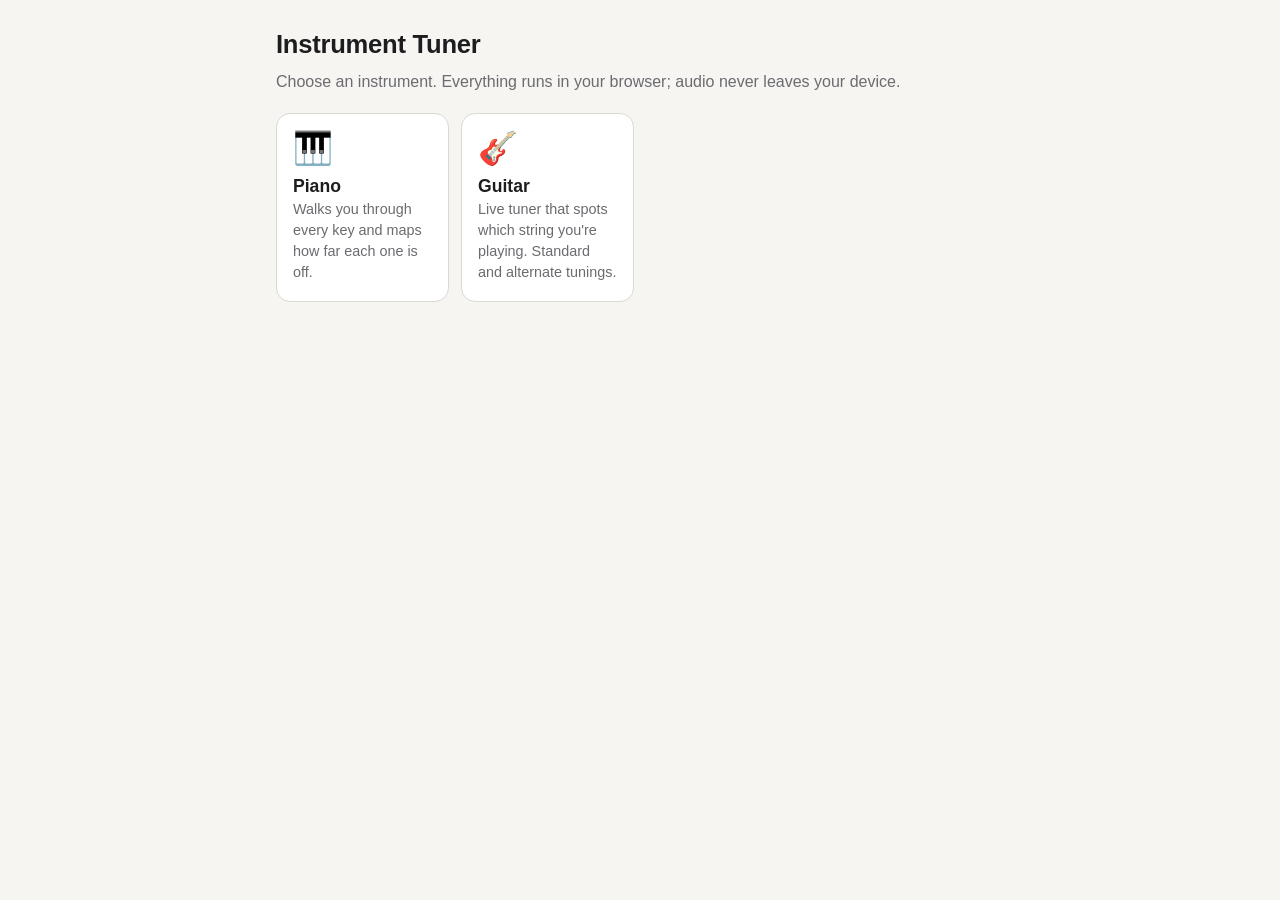
<file: index.html>
<!doctype html>
<html lang="en">
<head>
  <meta charset="utf-8">
  <meta name="viewport" content="width=device-width, initial-scale=1, viewport-fit=cover">
  <meta name="apple-mobile-web-app-capable" content="yes">
  <meta name="mobile-web-app-capable" content="yes">
  <meta name="apple-mobile-web-app-title" content="Tuner">
  <meta name="apple-mobile-web-app-status-bar-style" content="default">
  <title>Instrument Tuner</title>
  <link rel="stylesheet" href="shared/style.css">
  <style>
    .instruments {
      display: grid;
      grid-template-columns: repeat(auto-fill, minmax(160px, 1fr));
      gap: 12px;
      margin-top: 20px;
    }
    .instrument {
      display: block;
      text-decoration: none;
      color: var(--text);
      background: var(--surface);
      border: 1px solid var(--border);
      border-radius: var(--radius);
      padding: 18px 16px;
      min-height: 120px;
    }
    a.instrument:hover { border-color: var(--accent); }
    .instrument .icon { font-size: 2rem; line-height: 1; }
    .instrument .name { font-weight: 700; font-size: 1.1rem; margin-top: 10px; }
    .instrument .desc { color: var(--muted); font-size: 0.9rem; }
    .instrument.soon { opacity: 0.5; }
  </style>
</head>
<body>
  <main>
    <h1>Instrument Tuner</h1>
    <p class="muted">Choose an instrument. Everything runs in your browser; audio never leaves your device.</p>

    <!-- Add new instruments here: one folder per instrument, using shared/tuner.js. -->
    <div class="instruments">
      <a class="instrument" href="piano/">
        <div class="icon" aria-hidden="true">🎹</div>
        <div class="name">Piano</div>
        <div class="desc">Walks you through every key and maps how far each one is off.</div>
      </a>
      <a class="instrument" href="guitar/">
        <div class="icon" aria-hidden="true">🎸</div>
        <div class="name">Guitar</div>
        <div class="desc">Live tuner that spots which string you're playing. Standard and alternate tunings.</div>
      </a>
    </div>
  </main>
</body>
</html>
</file>
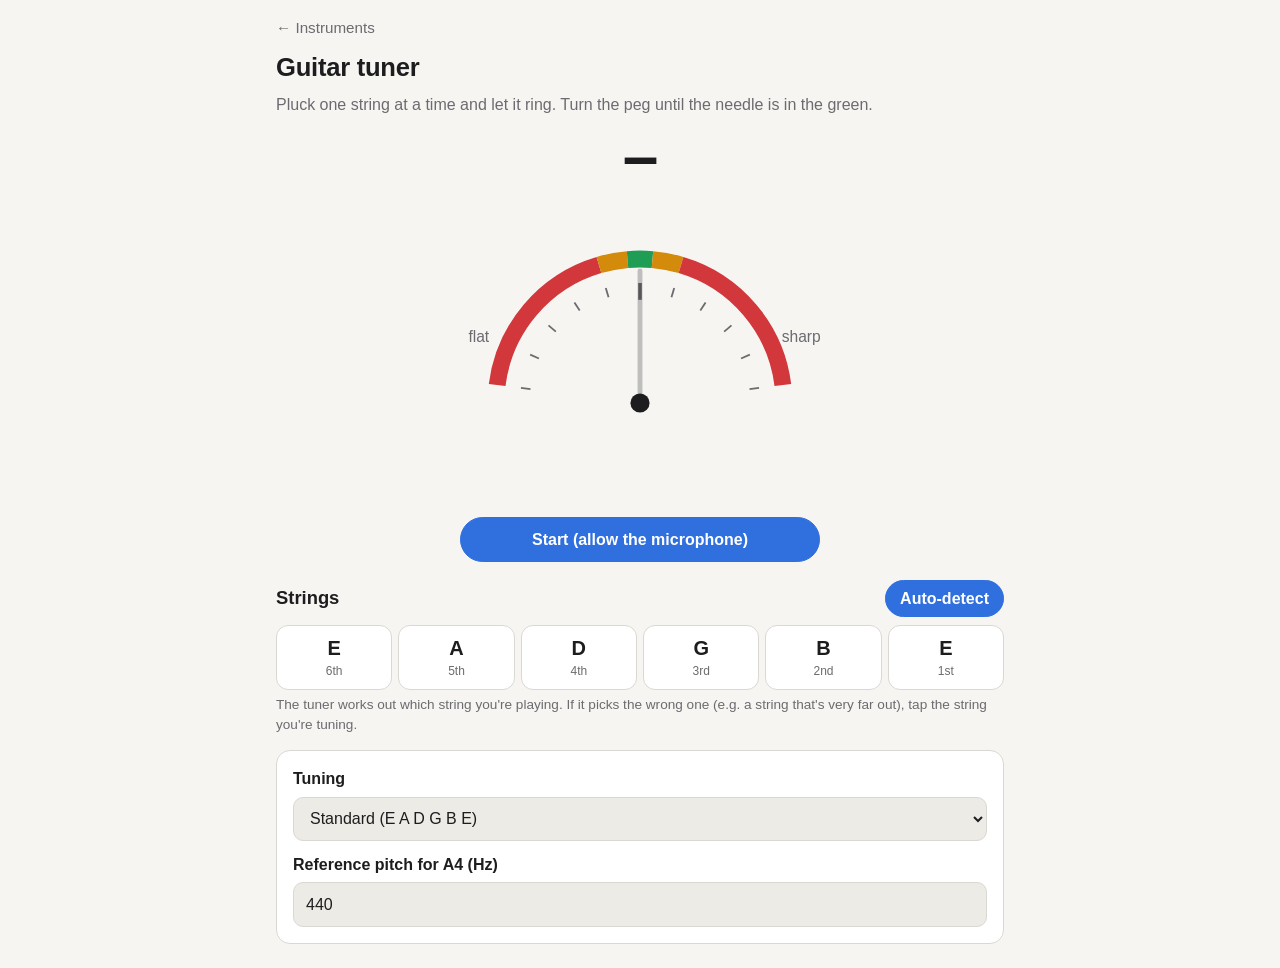
<file: guitar/index.html>
<!doctype html>
<html lang="en">
<head>
  <meta charset="utf-8">
  <meta name="viewport" content="width=device-width, initial-scale=1, viewport-fit=cover">
  <meta name="apple-mobile-web-app-capable" content="yes">
  <meta name="mobile-web-app-capable" content="yes">
  <meta name="apple-mobile-web-app-title" content="Guitar Tuner">
  <title>Guitar Tuner</title>
  <link rel="stylesheet" href="../shared/style.css">
  <style>
    .note { text-align: center; margin-top: 8px; }
    .note-name { font-size: 4rem; font-weight: 800; line-height: 1; letter-spacing: -0.02em; }
    .note-hint { color: var(--muted); margin-top: 6px; min-height: 1.45em; }

    .gauge-wrap { max-width: 360px; margin: 6px auto 0; }
    .gauge { width: 100%; height: auto; display: block; }
    .reading { text-align: center; font-size: 1.35rem; font-weight: 700; min-height: 1.6em; font-variant-numeric: tabular-nums; }
    .reading.good { color: var(--good); }
    .reading.ok { color: var(--warn); }
    .reading.bad { color: var(--bad); }
    .status { text-align: center; min-height: 1.45em; font-weight: 600; }
    .heard { text-align: center; min-height: 1.45em; font-variant-numeric: tabular-nums; }

    .start { display: flex; justify-content: center; margin: 12px 0; }
    .start button { width: 100%; max-width: 360px; }

    .string-bar { display: flex; justify-content: space-between; align-items: center; margin: 18px 0 8px; }
    .string-bar h2 { margin: 0; }
    .string-bar button { min-height: 36px; padding: 6px 14px; }
    .string-bar button[aria-pressed="true"] { background: var(--accent); border-color: var(--accent); color: #fff; }

    .strings { display: grid; grid-template-columns: repeat(6, 1fr); gap: 6px; }
    .string {
      position: relative;
      flex-direction: column;
      gap: 0;
      padding: 8px 2px;
      border-radius: 12px;
      min-height: 64px;
    }
    .string-note { font-size: 1.25rem; font-weight: 800; }
    .string-num { font-size: 0.75rem; font-weight: 500; color: var(--muted); }
    .string.active { border-color: var(--accent); box-shadow: 0 0 0 1px var(--accent); }
    .string[aria-pressed="true"] { background: var(--accent); border-color: var(--accent); color: #fff; }
    .string[aria-pressed="true"] .string-num { color: inherit; }
    .string.tuned::after {
      content: "✓";
      position: absolute;
      top: 3px;
      right: 6px;
      font-size: 0.8rem;
      color: var(--good);
    }
    .string.tuned[aria-pressed="true"]::after { color: #fff; }

    .error { color: var(--bad); margin-top: 10px; text-align: center; }
  </style>
</head>
<body>
  <main>
    <a class="back-link" href="../">← Instruments</a>
    <h1>Guitar tuner</h1>
    <p class="muted">Pluck one string at a time and let it ring. Turn the peg until the needle is in the green.</p>

    <div class="note">
      <div class="note-name" id="note-name">–</div>
      <div class="note-hint" id="note-hint"></div>
    </div>

    <div class="gauge-wrap" id="gauge"></div>
    <div class="reading" id="reading"></div>
    <div class="status" id="status"></div>
    <div class="heard muted small" id="heard"></div>

    <div class="start">
      <button class="primary" id="start-btn">Start (allow the microphone)</button>
    </div>
    <p class="error" id="error" hidden></p>

    <div class="string-bar">
      <h2>Strings</h2>
      <button id="auto-btn" aria-pressed="true">Auto-detect</button>
    </div>
    <div class="strings" id="strings"></div>
    <p class="muted small">The tuner works out which string you're playing. If it picks the wrong one (e.g. a string that's very far out), tap the string you're tuning.</p>

    <div class="card" style="margin-top:16px">
      <label for="tuning" style="margin-top:0">Tuning</label>
      <select id="tuning"></select>

      <label for="a4">Reference pitch for A4 (Hz)</label>
      <input id="a4" type="number" inputmode="decimal" min="400" max="480" step="0.5" value="440">
    </div>
  </main>

  <script src="../shared/tuner.js"></script>
  <script src="guitar.js"></script>
</body>
</html>
</file>
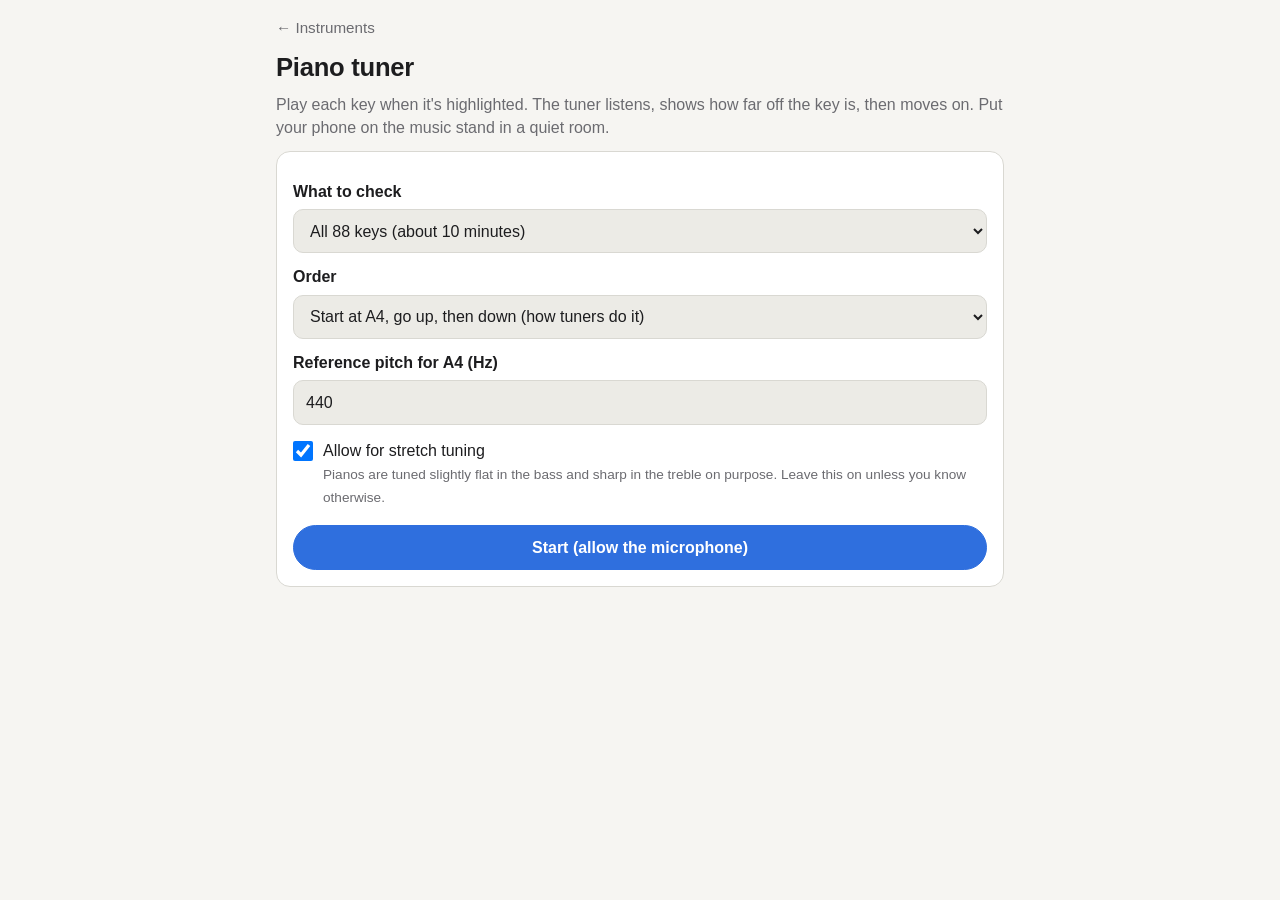
<file: piano/index.html>
<!doctype html>
<html lang="en">
<head>
  <meta charset="utf-8">
  <meta name="viewport" content="width=device-width, initial-scale=1, viewport-fit=cover">
  <meta name="apple-mobile-web-app-capable" content="yes">
  <meta name="mobile-web-app-capable" content="yes">
  <meta name="apple-mobile-web-app-title" content="Piano Tuner">
  <title>Piano Tuner</title>
  <link rel="stylesheet" href="../shared/style.css">
  <style>
    .row { display: flex; gap: 10px; flex-wrap: wrap; }
    .row > * { flex: 1 1 auto; }
    .check { display: flex; gap: 10px; align-items: flex-start; font-weight: 400; margin-top: 14px; }
    .check input { width: 20px; height: 20px; margin: 2px 0 0; flex: none; }

    /* Tuning view */
    .progress { display: flex; justify-content: space-between; align-items: baseline; margin-top: 8px; }
    .progress-bar { height: 6px; background: var(--surface-2); border-radius: 3px; overflow: hidden; margin: 8px 0 14px; }
    .progress-bar > div { height: 100%; background: var(--accent); width: 0; transition: width 200ms; }

    .note { text-align: center; }
    .note-name { font-size: 4rem; font-weight: 800; line-height: 1; letter-spacing: -0.02em; }
    .note-hint { color: var(--muted); margin-top: 6px; min-height: 1.45em; }

    .gauge-wrap { max-width: 360px; margin: 6px auto 0; }
    .gauge { width: 100%; height: auto; display: block; }
    .reading { text-align: center; font-size: 1.35rem; font-weight: 700; min-height: 1.6em; font-variant-numeric: tabular-nums; }
    .reading.good { color: var(--good); }
    .reading.ok { color: var(--warn); }
    .reading.bad { color: var(--bad); }
    .status { text-align: center; color: var(--muted); min-height: 1.45em; }

    .controls { display: grid; grid-template-columns: repeat(4, 1fr); gap: 8px; margin: 16px 0; }
    .controls button { padding: 10px 6px; }

    /* Keyboard */
    .keyboard-scroll { overflow-x: auto; -webkit-overflow-scrolling: touch; border-radius: 8px; }
    .keyboard { display: block; width: 100%; min-width: 900px; height: auto; }
    .keyboard.compact { min-width: 620px; }
    .keyboard rect { stroke: var(--black-key); stroke-width: 1; cursor: pointer; }
    .keyboard .white { fill: var(--white-key); }
    .keyboard .black { fill: var(--black-key); }
    .keyboard .good { fill: var(--good); }
    .keyboard .ok { fill: var(--warn); }
    .keyboard .bad { fill: var(--bad); }
    .keyboard .black.good, .keyboard .black.ok, .keyboard .black.bad { filter: brightness(0.75); }
    .keyboard .current { fill: var(--accent); filter: none; }
    .keyboard .marker { fill: var(--accent); }
    .keyboard text { font-size: 9px; fill: var(--muted); text-anchor: middle; pointer-events: none; }

    .legend { display: flex; gap: 14px; flex-wrap: wrap; font-size: 0.85rem; color: var(--muted); margin-top: 8px; }
    .legend span::before { content: ""; display: inline-block; width: 10px; height: 10px; border-radius: 2px; margin-right: 6px; background: var(--c); }

    /* Results */
    .stats { display: grid; grid-template-columns: repeat(auto-fit, minmax(140px, 1fr)); gap: 10px; margin: 12px 0; }
    .stat { background: var(--surface); border: 1px solid var(--border); border-radius: 12px; padding: 12px; }
    .stat .value { font-size: 1.5rem; font-weight: 800; font-variant-numeric: tabular-nums; }
    .stat .label { color: var(--muted); font-size: 0.85rem; }
    .worst { width: 100%; border-collapse: collapse; font-variant-numeric: tabular-nums; }
    .worst td { padding: 8px 4px; border-bottom: 1px solid var(--border); }
    .worst td:last-child { text-align: right; font-weight: 600; }
    .seg { display: inline-flex; border: 1px solid var(--border); border-radius: 999px; overflow: hidden; }
    .seg button { border: 0; border-radius: 0; min-height: 36px; padding: 6px 12px; font-weight: 500; }
    .seg button[aria-pressed="true"] { background: var(--accent); color: #fff; }

    .error { color: var(--bad); margin-top: 10px; }
  </style>
</head>
<body>
  <main>
    <a class="back-link" href="../">← Instruments</a>
    <h1>Piano tuner</h1>

    <!-- Setup -->
    <section id="setup">
      <p class="muted">Play each key when it's highlighted. The tuner listens, shows how far off the key is, then moves on. Put your phone on the music stand in a quiet room.</p>

      <div class="card" id="resume-card" hidden>
        <p><strong>You have an unfinished check</strong> <span class="muted" id="resume-detail"></span></p>
        <div class="row" style="margin-top:10px">
          <button class="primary" id="resume-btn">Continue</button>
          <button id="results-btn">See results</button>
          <button id="discard-btn">Start over</button>
        </div>
      </div>

      <div class="card" style="margin-top:12px">
        <label for="mode">What to check</label>
        <select id="mode">
          <option value="full">All 88 keys (about 10 minutes)</option>
          <option value="quick">Quick check: every A and E (15 keys)</option>
        </select>

        <label for="order">Order</label>
        <select id="order">
          <option value="outward">Start at A4, go up, then down (how tuners do it)</option>
          <option value="up">Lowest key to highest</option>
        </select>

        <label for="a4">Reference pitch for A4 (Hz)</label>
        <input id="a4" type="number" inputmode="decimal" min="400" max="480" step="0.5" value="440">

        <label class="check">
          <input type="checkbox" id="stretch" checked>
          <span>Allow for stretch tuning<br><span class="muted small">Pianos are tuned slightly flat in the bass and sharp in the treble on purpose. Leave this on unless you know otherwise.</span></span>
        </label>

        <div style="margin-top:16px">
          <button class="primary" id="start-btn" style="width:100%">Start (allow the microphone)</button>
        </div>
        <p class="error" id="error" hidden></p>
      </div>
    </section>

    <!-- Tuning -->
    <section id="tuning" hidden>
      <div class="progress">
        <span id="progress-text"></span>
        <span class="muted small" id="target-text"></span>
      </div>
      <div class="progress-bar"><div id="progress-fill"></div></div>

      <div class="note">
        <div class="note-name" id="note-name">A4</div>
        <div class="note-hint" id="note-hint"></div>
      </div>

      <div class="gauge-wrap" id="gauge"></div>
      <div class="reading" id="reading"></div>
      <div class="status" id="status"></div>

      <div class="controls">
        <button id="prev-btn">← Back</button>
        <button id="redo-btn">Redo</button>
        <button id="skip-btn">Skip →</button>
        <button id="finish-btn">Results</button>
      </div>

      <div class="keyboard-scroll" id="tuning-kb-scroll"></div>
      <p class="muted small">Tap any key to jump to it.</p>
    </section>

    <!-- Results -->
    <section id="results" hidden>
      <p class="muted" id="results-summary"></p>

      <div class="row" style="align-items:center; margin: 10px 0">
        <span class="muted small" style="flex:none">Judge each key against</span>
        <div class="seg" style="flex:none">
          <button id="judge-neighbours" aria-pressed="true">Neighbouring keys</button>
          <button id="judge-ref" aria-pressed="false">Reference pitch</button>
        </div>
      </div>

      <div class="keyboard-scroll" id="results-kb-scroll"></div>
      <div class="legend">
        <span style="--c: var(--good)">Within 5 cents</span>
        <span style="--c: var(--warn)">5–15 cents off</span>
        <span style="--c: var(--bad)">More than 15 cents off</span>
        <span style="--c: var(--white-key); ">Not checked</span>
      </div>

      <div class="stats" id="stats"></div>

      <h2>Furthest out</h2>
      <table class="worst" id="worst"></table>

      <div class="row" style="margin-top:18px">
        <button class="primary" id="recheck-btn">Recheck keys that are off</button>
        <button id="continue-btn">Back to tuning</button>
        <button id="restart-btn">Start a new check</button>
      </div>
    </section>
  </main>

  <script src="../shared/tuner.js"></script>
  <script src="piano.js"></script>
</body>
</html>
</file>
<file: shared/style.css>
/* Shared look for every instrument page. */

:root {
  --bg: #f6f5f2;
  --surface: #ffffff;
  --surface-2: #ecebe6;
  --text: #1d1d1f;
  --muted: #6b6b70;
  --border: #d9d8d2;
  --accent: #2f6fde;
  --good: #1f9d55;
  --warn: #d48a0b;
  --bad: #d1373b;
  --white-key: #ffffff;
  --black-key: #222226;
  --radius: 14px;
  color-scheme: light;
}

@media (prefers-color-scheme: dark) {
  :root:not([data-theme="light"]) {
    --bg: #121214;
    --surface: #1c1c1f;
    --surface-2: #26262a;
    --text: #f2f2f4;
    --muted: #9a9aa2;
    --border: #34343a;
    --accent: #5b92f0;
    --good: #34c46f;
    --warn: #f0a92a;
    --bad: #f05a5e;
    --white-key: #e9e9ec;
    --black-key: #0a0a0b;
    color-scheme: dark;
  }
}

:root[data-theme="dark"] {
  --bg: #121214;
  --surface: #1c1c1f;
  --surface-2: #26262a;
  --text: #f2f2f4;
  --muted: #9a9aa2;
  --border: #34343a;
  --accent: #5b92f0;
  --good: #34c46f;
  --warn: #f0a92a;
  --bad: #f05a5e;
  --white-key: #e9e9ec;
  --black-key: #0a0a0b;
  color-scheme: dark;
}

* { box-sizing: border-box; }

html, body { margin: 0; }

body {
  background: var(--bg);
  color: var(--text);
  font: 16px/1.45 -apple-system, BlinkMacSystemFont, "Segoe UI", Roboto, sans-serif;
  -webkit-text-size-adjust: 100%;
  min-height: 100vh;
  min-height: 100dvh;
}

main {
  max-width: 760px;
  margin: 0 auto;
  padding: max(16px, env(safe-area-inset-top)) 16px max(24px, env(safe-area-inset-bottom));
}

h1 { font-size: 1.6rem; margin: 0.4em 0 0.2em; letter-spacing: -0.01em; }
h2 { font-size: 1.15rem; margin: 1.2em 0 0.5em; }
p { margin: 0.4em 0; }
a { color: var(--accent); }
.muted { color: var(--muted); }
.small { font-size: 0.85rem; }

.card {
  background: var(--surface);
  border: 1px solid var(--border);
  border-radius: var(--radius);
  padding: 16px;
}

button, .button {
  appearance: none;
  border: 1px solid var(--border);
  background: var(--surface);
  color: var(--text);
  font: inherit;
  font-weight: 600;
  padding: 10px 16px;
  border-radius: 999px;
  cursor: pointer;
  text-decoration: none;
  display: inline-flex;
  align-items: center;
  justify-content: center;
  gap: 6px;
  min-height: 44px;
}
button:disabled { opacity: 0.45; cursor: default; }
button.primary, .button.primary {
  background: var(--accent);
  border-color: var(--accent);
  color: #fff;
}

label { display: block; font-weight: 600; margin: 12px 0 6px; }
select, input[type="number"] {
  font: inherit;
  color: var(--text);
  background: var(--surface-2);
  border: 1px solid var(--border);
  border-radius: 10px;
  padding: 10px 12px;
  width: 100%;
  min-height: 44px;
}

.back-link {
  display: inline-block;
  color: var(--muted);
  text-decoration: none;
  font-size: 0.95rem;
}

.hidden { display: none !important; }
</file>
